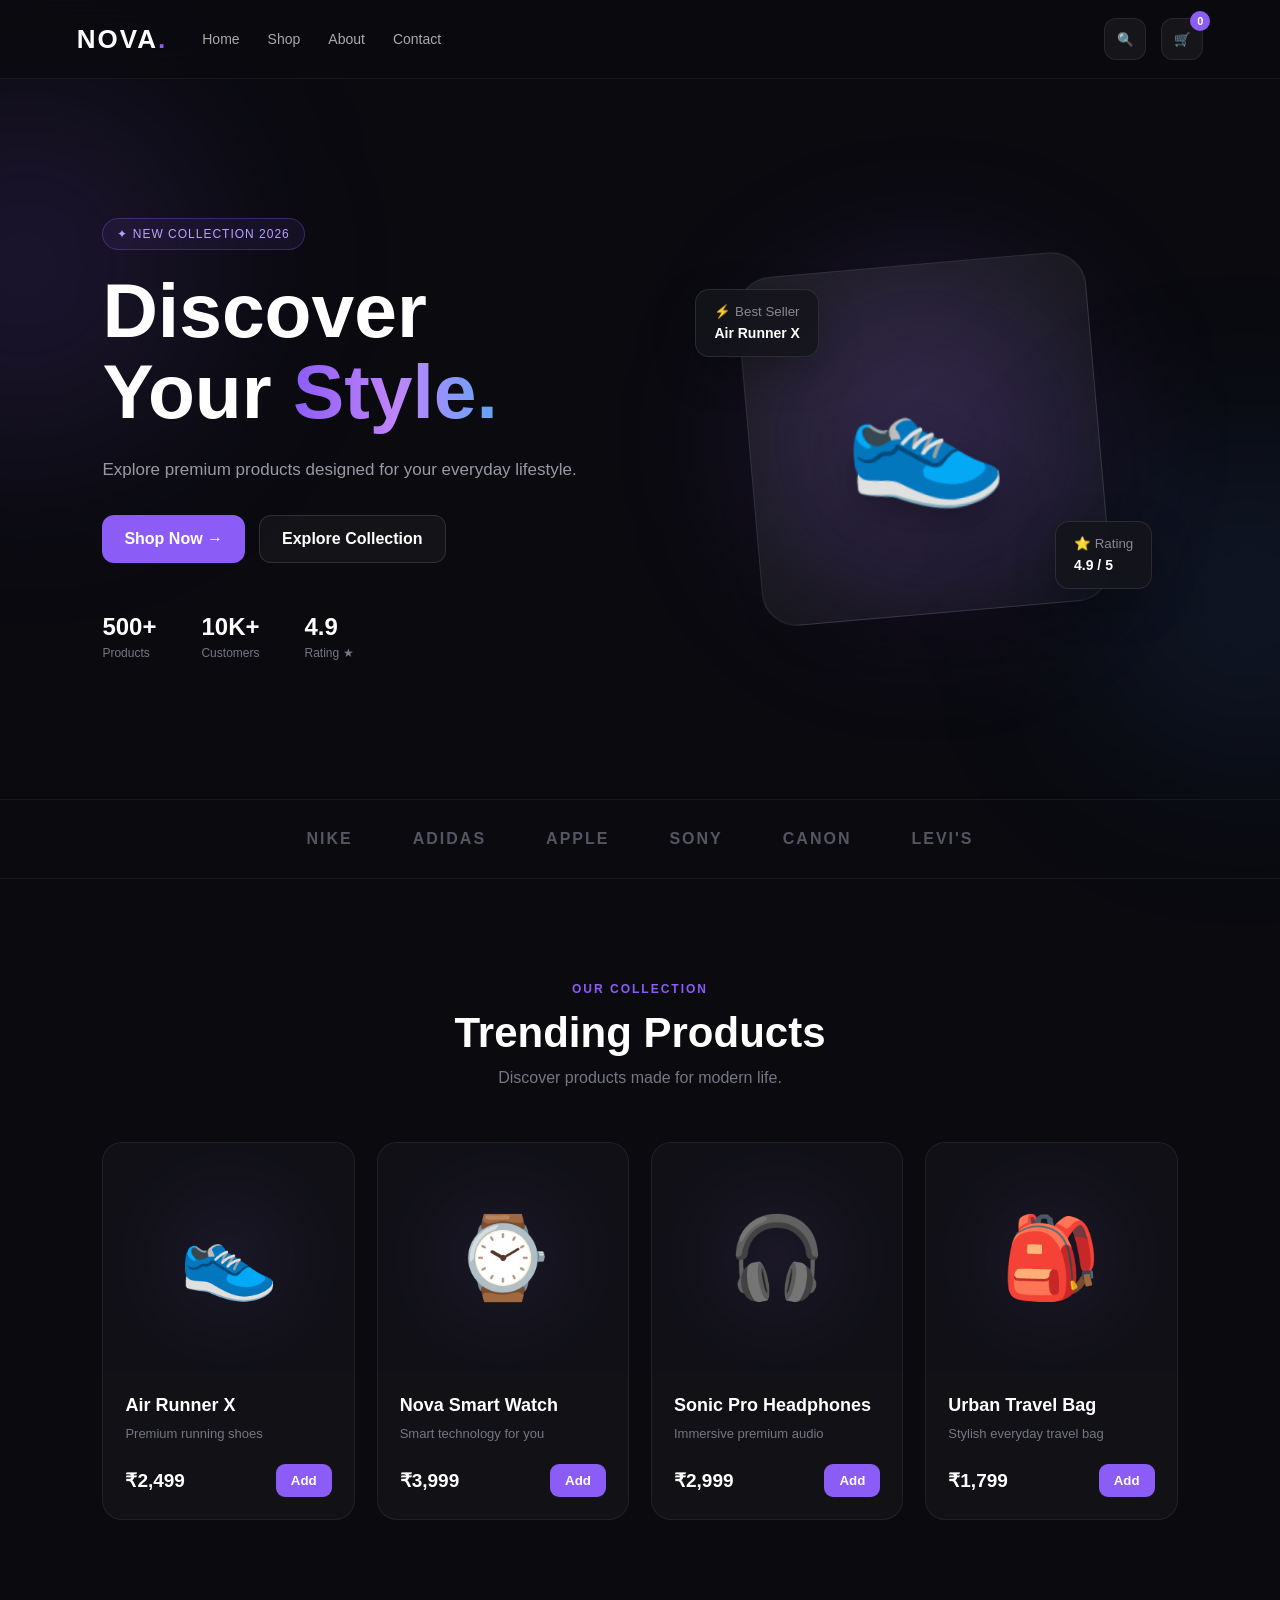
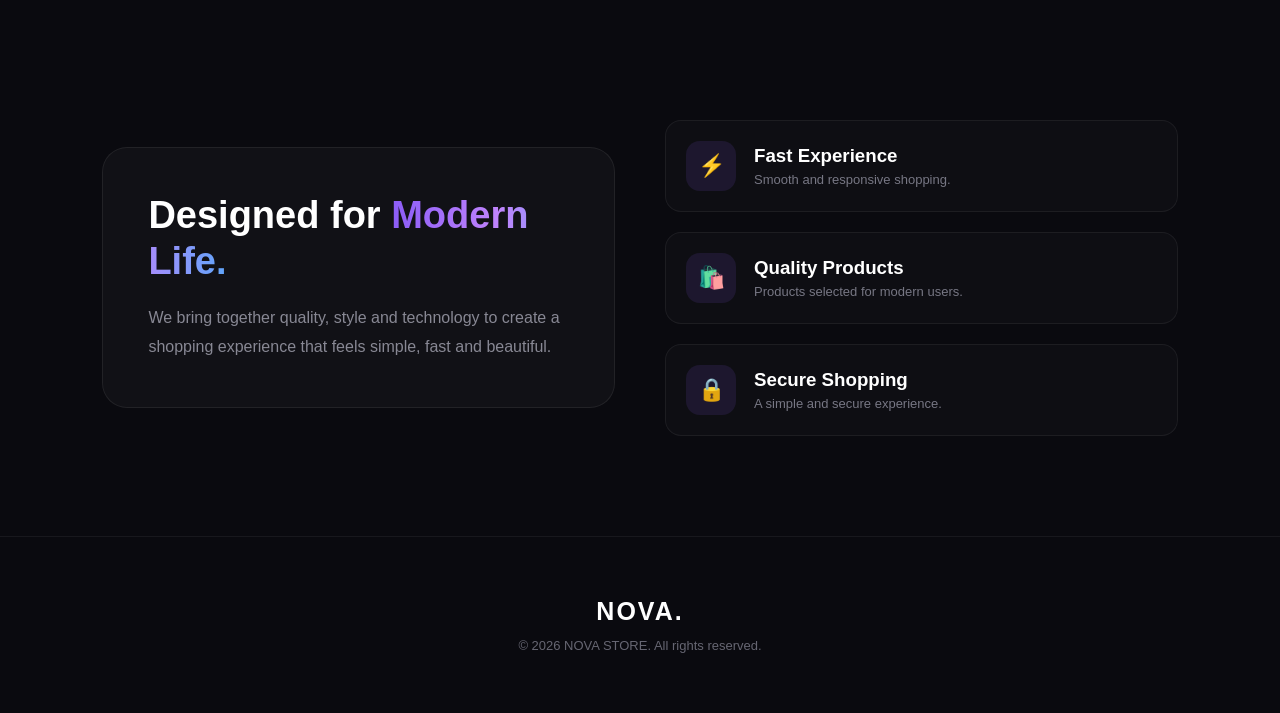
<file: index.html>
<!DOCTYPE html>
<html lang="en">

<head>
    <meta charset="UTF-8">
    <meta name="viewport" content="width=device-width, initial-scale=1.0">

    <title>NOVA — Modern E-Commerce</title>

    <link rel="stylesheet" href="style.css">
</head>

<body>

    <!-- BACKGROUND -->
    <div class="bg-circle circle-one"></div>
    <div class="bg-circle circle-two"></div>


    <!-- NAVBAR -->
    <header class="navbar">

        <a href="index.html" class="logo">
            NOVA<span>.</span>
        </a>

        <ul class="nav-links">
            <li>
                <a href="#home">Home</a>
            </li>

            <li>
                <a href="#shop">Shop</a>
            </li>

            <li>
                <a href="#about">About</a>
            </li>

            <li>
                <a href="#contact">Contact</a>
            </li>
        </ul>


        <div class="nav-actions">

            <!-- SEARCH -->
            <div class="search-box">

                <input
                    type="text"
                    id="searchInput"
                    placeholder="Search products..."
                >

                <button
                    class="icon-btn"
                    type="button"
                    onclick="document.getElementById('searchInput').focus()">
                    🔍
                </button>

            </div>


            <!-- CART -->
            <div class="cart-wrapper">

                <button
                    class="icon-btn"
                    type="button"
                    onclick="window.location.href='cart.html'">
                    🛒
                </button>

                <span class="cart-count">
                    0
                </span>

            </div>

        </div>

    </header>


    <!-- MAIN -->
    <main id="home">


        <!-- HERO -->
        <section class="hero">

            <div class="hero-content">

                <span class="hero-tag">
                    ✦ NEW COLLECTION 2026
                </span>

                <h1>
                    Discover Your
                    <span class="gradient-text">
                        Style.
                    </span>
                </h1>

                <p>
                    Explore premium products designed
                    for your everyday lifestyle.
                </p>


                <div class="hero-buttons">

                    <a
                        href="#shop"
                        class="primary-btn">
                        Shop Now →
                    </a>

                    <a
                        href="#shop"
                        class="secondary-btn">
                        Explore Collection
                    </a>

                </div>


                <div class="hero-stats">

                    <div class="stat">

                        <h3>500+</h3>

                        <p>
                            Products
                        </p>

                    </div>


                    <div class="stat">

                        <h3>10K+</h3>

                        <p>
                            Customers
                        </p>

                    </div>


                    <div class="stat">

                        <h3>4.9</h3>

                        <p>
                            Rating ★
                        </p>

                    </div>

                </div>

            </div>


            <!-- HERO PRODUCT -->
            <div class="hero-product">

                <div class="product-glow"></div>

                <div class="product-card-large">

                    <div class="product-emoji">
                        👟
                    </div>

                </div>


                <div class="floating-card float-one">

                    <small>
                        ⚡ Best Seller
                    </small>

                    <strong>
                        Air Runner X
                    </strong>

                </div>


                <div class="floating-card float-two">

                    <small>
                        ⭐ Rating
                    </small>

                    <strong>
                        4.9 / 5
                    </strong>

                </div>

            </div>

        </section>


        <!-- BRANDS -->
        <section class="brand-strip">

            <span>NIKE</span>
            <span>ADIDAS</span>
            <span>APPLE</span>
            <span>SONY</span>
            <span>CANON</span>
            <span>LEVI'S</span>

        </section>


        <!-- PRODUCTS -->
        <section
            id="shop"
            class="section">

            <div class="section-heading">

                <span>
                    OUR COLLECTION
                </span>

                <h2>
                    Trending Products
                </h2>

                <p>
                    Discover products made for modern life.
                </p>

            </div>


            <div class="product-grid">


                <!-- PRODUCT 1 -->

                <div class="product-card">

                    <div class="product-image">

                        <span>
                            👟
                        </span>

                    </div>

                    <div class="product-info">

                        <h3>
                            <a href="product.html">Air Runner X</a>

                        </h3>

                        <p>
                            Premium running shoes
                        </p>


                        <div class="product-bottom">

                            <span class="price">
                                ₹2,499
                            </span>

                            <button
                                class="add-btn"
                                onclick="addToCart('Air Runner X', 2499)">

                                Add

                            </button>

                        </div>

                    </div>

                </div>


                <!-- PRODUCT 2 -->

                <div class="product-card">

                    <div class="product-image">

                        <span>
                            ⌚
                        </span>

                    </div>

                    <div class="product-info">

                        <h3>
                                <a href="product.html?product=watch">Nova Smart Watch</a>

                        </h3>

                        <p>
                            Smart technology for you
                        </p>


                        <div class="product-bottom">

                            <span class="price">
                                ₹3,999
                            </span>

                            <button
                                class="add-btn"
                                onclick="addToCart('Nova Smart Watch', 3999)">

                                Add

                            </button>

                        </div>

                    </div>

                </div>


                <!-- PRODUCT 3 -->

                <div class="product-card">

                    <div class="product-image">

                        <span>
                            🎧
                        </span>

                    </div>

                    <div class="product-info">

                        <h3>
                             <a href="product.html?product=headphones">Sonic Pro Headphones</a>
                        </h3>

                        <p>
                            Immersive premium audio
                        </p>


                        <div class="product-bottom">

                            <span class="price">
                                ₹2,999
                            </span>

                            <button
                                class="add-btn"
                                onclick="addToCart('Sonic Pro Headphones', 2999)">

                                Add

                            </button>

                        </div>

                    </div>

                </div>


                <!-- PRODUCT 4 -->

                <div class="product-card">

                    <div class="product-image">

                        <span>
                            🎒
                        </span>

                    </div>

                    <div class="product-info">

                        <h3>
                                <a href="product.html?product=bag">Urban Travel Bag</a>

                        </h3>

                        <p>
                            Stylish everyday travel bag
                        </p>


                        <div class="product-bottom">

                            <span class="price">
                                ₹1,799
                            </span>

                            <button
                                class="add-btn"
                                onclick="addToCart('Urban Travel Bag', 1799)">

                                Add

                            </button>

                        </div>

                    </div>

                </div>


            </div>

        </section>


        <!-- ABOUT -->
        <section
            id="about"
            class="section">

            <div class="about">

                <div class="about-box">

                    <h2>
                        Designed for
                        <span class="gradient-text">
                            Modern Life.
                        </span>
                    </h2>

                    <p>
                        We bring together quality, style
                        and technology to create a shopping
                        experience that feels simple,
                        fast and beautiful.
                    </p>

                </div>


                <div class="about-features">

                    <div class="feature">

                        <div class="feature-icon">
                            ⚡
                        </div>

                        <div>

                            <h3>
                                Fast Experience
                            </h3>

                            <p>
                                Smooth and responsive shopping.
                            </p>

                        </div>

                    </div>


                    <div class="feature">

                        <div class="feature-icon">
                            🛍️
                        </div>

                        <div>

                            <h3>
                                Quality Products
                            </h3>

                            <p>
                                Products selected for modern users.
                            </p>

                        </div>

                    </div>


                    <div class="feature">

                        <div class="feature-icon">
                            🔒
                        </div>

                        <div>

                            <h3>
                                Secure Shopping
                            </h3>

                            <p>
                                A simple and secure experience.
                            </p>

                        </div>

                    </div>

                </div>

            </div>

        </section>


        <!-- FOOTER -->
        <footer id="contact">

            <div class="footer-logo">
                NOVA.
            </div>

            <p>
                © 2026 NOVA STORE. All rights reserved.
            </p>

        </footer>

    </main>


    <!-- JAVASCRIPT -->
    <script src="script.js"></script>


    <!-- SEARCH SCRIPT -->
    <script>

        const searchInput =
            document.getElementById("searchInput");


        searchInput.addEventListener(
            "input",
            function () {

                const searchText =
                    this.value
                        .toLowerCase()
                        .trim();


                const products =
                    document.querySelectorAll(
                        ".product-card"
                    );


                products.forEach(
                    function (product) {

                        const productName =
                            product
                                .querySelector("h3")
                                .textContent
                                .toLowerCase();


                        if (
                            productName.includes(
                                searchText
                            )
                        ) {

                            product.style.display =
                                "";

                        } else {

                            product.style.display =
                                "none";

                        }

                    }
                );

            }
        );

    </script>

</body>

</html>
</file>
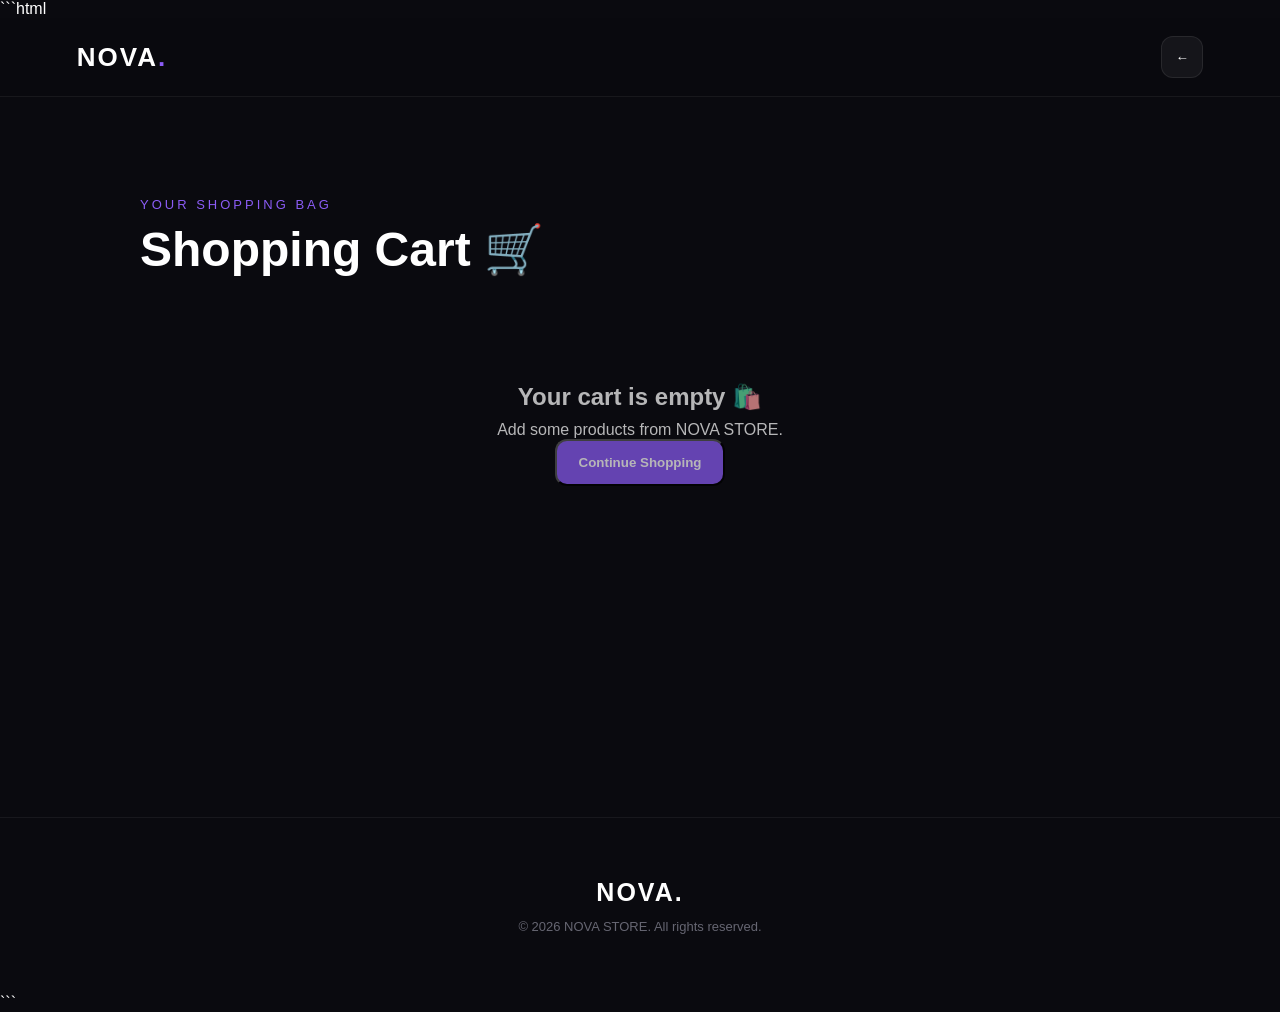
<file: cart.html>
```html
<!DOCTYPE html>
<html lang="en">

<head>
    <meta charset="UTF-8">
    <meta name="viewport" content="width=device-width, initial-scale=1.0">

    <title>NOVA STORE | Cart</title>

    <link rel="stylesheet" href="style.css">

    <style>
        .cart-page {
            min-height: 80vh;
            padding: 100px 7%;
        }

        .cart-container {
            max-width: 1000px;
            margin: auto;
        }

        .cart-title {
            margin-bottom: 35px;
        }

        .cart-title span {
            color: #8b5cf6;
            font-size: 13px;
            letter-spacing: 3px;
            text-transform: uppercase;
        }

        .cart-title h1 {
            font-size: 48px;
            margin-top: 10px;
        }

        .cart-item {
            display: grid;
            grid-template-columns: 1fr auto auto auto;
            align-items: center;
            gap: 25px;
            padding: 22px;
            margin-bottom: 15px;
            border-radius: 18px;
            background: rgba(255,255,255,0.04);
            border: 1px solid rgba(255,255,255,0.08);
        }

        .cart-item-info h3 {
            margin-bottom: 7px;
        }

        .cart-item-info p {
            opacity: 0.6;
            font-size: 14px;
        }

        .quantity {
            display: flex;
            align-items: center;
            gap: 12px;
        }

        .quantity button {
            width: 34px;
            height: 34px;
            border: none;
            border-radius: 9px;
            background: #8b5cf6;
            color: white;
            font-size: 18px;
            cursor: pointer;
        }

        .quantity span {
            min-width: 25px;
            text-align: center;
        }

        .item-total {
            font-weight: 700;
        }

        .remove-btn {
            border: none;
            background: transparent;
            color: #ef4444;
            cursor: pointer;
        }

        .cart-summary {
            margin-top: 30px;
            padding: 28px;
            border-radius: 20px;
            background: rgba(255,255,255,0.04);
            border: 1px solid rgba(255,255,255,0.08);
        }

        .total-row {
            display: flex;
            justify-content: space-between;
            font-size: 24px;
            font-weight: 800;
            margin-bottom: 22px;
        }

        .empty-cart {
            text-align: center;
            padding: 70px 20px;
            opacity: 0.7;
        }

        .empty-cart h2 {
            margin-bottom: 10px;
        }

        .checkout-btn {
            width: 100%;
        }

        @media (max-width: 700px) {

            .cart-page {
                padding: 60px 20px;
            }

            .cart-title h1 {
                font-size: 36px;
            }

            .cart-item {
                grid-template-columns: 1fr;
                gap: 15px;
            }

            .total-row {
                font-size: 20px;
            }
        }
    </style>
</head>


<body>

    <!-- NAVBAR -->

    <nav class="navbar">

        <a href="index.html" class="logo">
            NOVA<span>.</span>
        </a>

        <div class="nav-actions">

            <button
                class="icon-btn"
                type="button"
                onclick="window.location.href='index.html'">

                ←

            </button>

        </div>

    </nav>


    <!-- CART -->

    <main class="cart-page">

        <div class="cart-container">

            <div class="cart-title">

                <span>
                    Your Shopping Bag
                </span>

                <h1>
                    Shopping Cart 🛒
                </h1>

            </div>


            <div id="cartItems"></div>


            <div
                id="cartSummary"
                class="cart-summary"
                style="display:none;">

                <div class="total-row">

                    <span>
                        Total
                    </span>

                    <span id="cartTotal">
                        ₹0
                    </span>

                </div>


                <button
                    class="primary-btn checkout-btn"
                    type="button"
                    onclick="checkout()">

                    Proceed to Checkout →

                </button>

            </div>

        </div>

    </main>


    <!-- FOOTER -->

    <footer>

        <div class="footer-logo">
            NOVA.
        </div>

        <p>
            © 2026 NOVA STORE. All rights reserved.
        </p>

    </footer>


    <!-- CART JAVASCRIPT -->

    <script>

        function displayCart() {

            const cart =
                JSON.parse(
                    localStorage.getItem("novaCart")
                ) || [];


            const cartItems =
                document.getElementById("cartItems");

            const cartSummary =
                document.getElementById("cartSummary");

            const cartTotal =
                document.getElementById("cartTotal");


            /* EMPTY CART */

            if (cart.length === 0) {

                cartItems.innerHTML = `

                    <div class="empty-cart">

                        <h2>
                            Your cart is empty 🛍️
                        </h2>

                        <p>
                            Add some products from NOVA STORE.
                        </p>

                        <button
                            class="primary-btn"
                            onclick="window.location.href='index.html'">

                            Continue Shopping

                        </button>

                    </div>

                `;

                cartSummary.style.display = "none";

                return;
            }


            /* CART HAS PRODUCTS */

            cartSummary.style.display = "block";


            let total = 0;


            cartItems.innerHTML = "";


            cart.forEach(function(product, index) {

                const price =
                    Number(product.price);

                const quantity =
                    Number(product.quantity);


                const itemTotal =
                    price * quantity;


                total += itemTotal;


                cartItems.innerHTML += `

                    <div class="cart-item">

                        <div class="cart-item-info">

                            <h3>
                                ${product.name}
                            </h3>

                            <p>
                                ₹${price.toLocaleString("en-IN")}
                                each
                            </p>

                        </div>


                        <div class="quantity">

                            <button
                                onclick="changeQuantity(${index}, -1)">

                                −

                            </button>

                            <span>
                                ${quantity}
                            </span>

                            <button
                                onclick="changeQuantity(${index}, 1)">

                                +

                            </button>

                        </div>


                        <div class="item-total">

                            ₹${itemTotal.toLocaleString("en-IN")}

                        </div>


                        <button
                            class="remove-btn"
                            onclick="removeItem(${index})">

                            Remove

                        </button>

                    </div>

                `;

            });


            cartTotal.textContent =
                "₹" +
                total.toLocaleString("en-IN");

        }


        /* CHANGE QUANTITY */

        function changeQuantity(index, amount) {

            const cart =
                JSON.parse(
                    localStorage.getItem("novaCart")
                ) || [];


            if (!cart[index]) return;


            cart[index].quantity =
                Number(cart[index].quantity) + amount;


            if (cart[index].quantity <= 0) {

                cart.splice(index, 1);

            }


            localStorage.setItem(
                "novaCart",
                JSON.stringify(cart)
            );


            displayCart();

        }


        /* REMOVE ITEM */

        function removeItem(index) {

            const cart =
                JSON.parse(
                    localStorage.getItem("novaCart")
                ) || [];


            cart.splice(index, 1);


            localStorage.setItem(
                "novaCart",
                JSON.stringify(cart)
            );


            displayCart();

        }


        /* CHECKOUT */

        function checkout() {

            alert(
                "Checkout feature coming soon 🚀"
            );

        }


        /* LOAD CART */

        displayCart();

    </script>

</body>

</html>
```
</file>
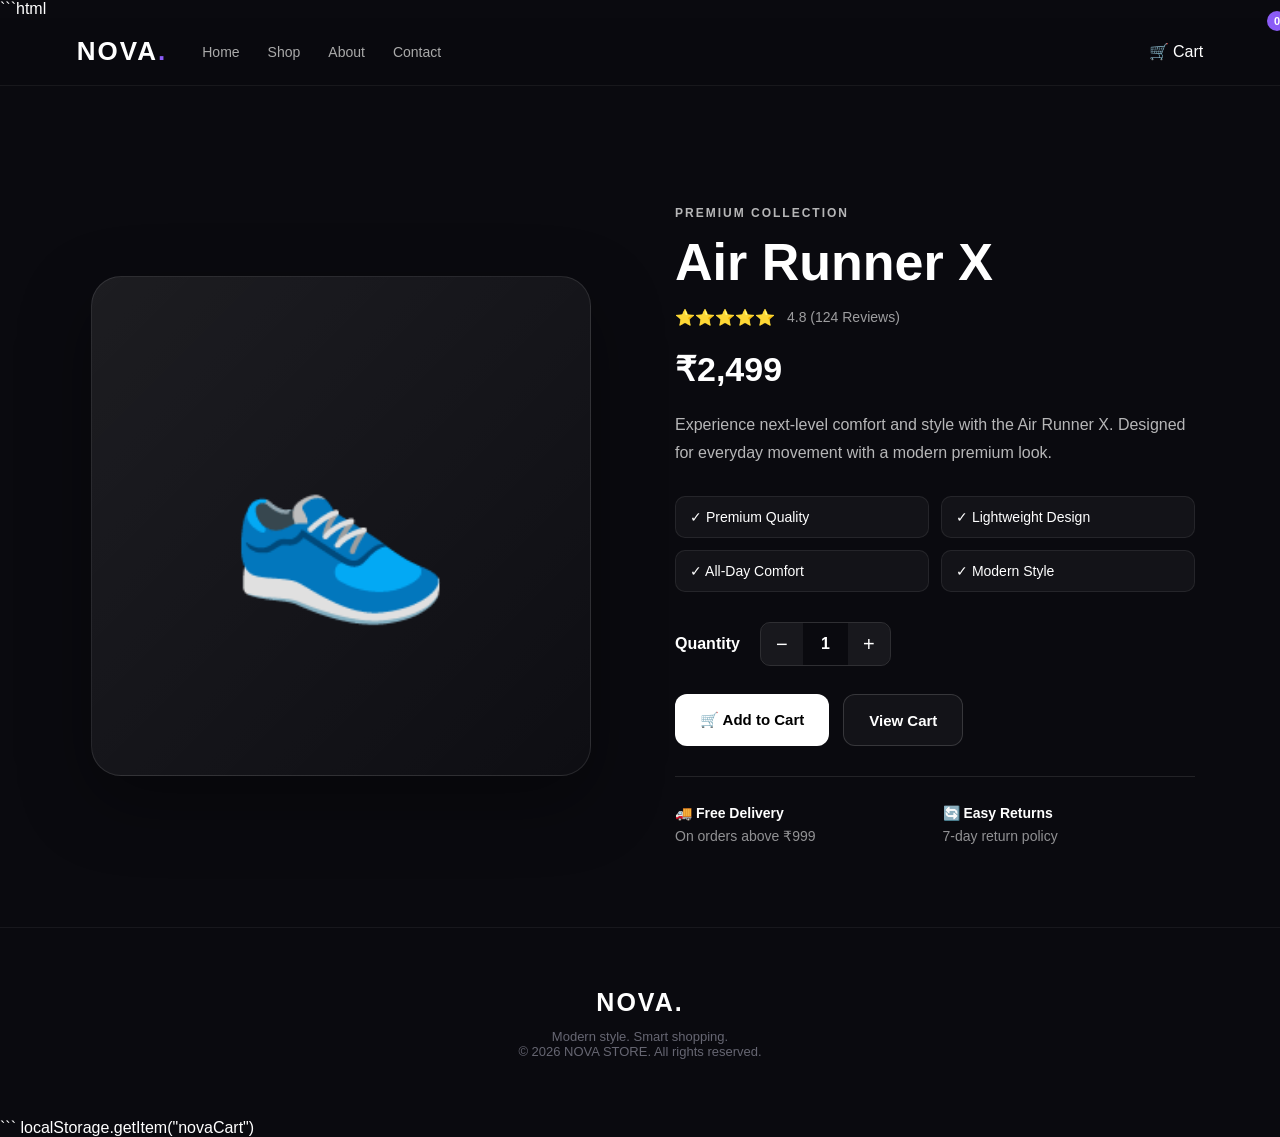
<file: product.html>
```html
<!DOCTYPE html>
<html lang="en">

<head>
    <meta charset="UTF-8">
    <meta name="viewport" content="width=device-width, initial-scale=1.0">

    <title>NOVA STORE | Product Details</title>

    <link rel="stylesheet" href="style.css">
</head>

<body>

    <!-- NAVBAR -->

    <header class="navbar">

        <div class="logo">
            NOVA<span>.</span>
        </div>

        <nav class="nav-links">
            <a href="index.html">Home</a>
            <a href="index.html#shop">Shop</a>
            <a href="index.html#about">About</a>
            <a href="index.html#contact">Contact</a>
        </nav>

        <div class="nav-actions">

            <a href="cart.html" class="cart-btn">
                🛒 Cart
                <span class="cart-count">0</span>
            </a>

        </div>

    </header>


    <!-- PRODUCT DETAILS -->

    <main class="product-details-page">

        <div class="product-details-container">

            <!-- IMAGE -->

            <div class="product-details-image">

                <div class="product-big-image" id="productImage">
                    👟
                </div>

            </div>


            <!-- INFORMATION -->

            <div class="product-details-info">

                <span class="product-category">
                    PREMIUM COLLECTION
                </span>

                <h1 id="productTitle">
                    Air Runner X
                </h1>

                <div class="product-rating">
                    ⭐⭐⭐⭐⭐
                    <span>4.8 (124 Reviews)</span>
                </div>

                <div class="product-price" id="productPrice">
                    ₹2,499
                </div>

                <p class="product-description" id="productDescription">
                    Experience next-level comfort and style with the Air Runner X.
                </p>


                <!-- FEATURES -->

                <div class="product-features">

                    <div>
                        ✓ Premium Quality
                    </div>

                    <div>
                        ✓ Lightweight Design
                    </div>

                    <div>
                        ✓ All-Day Comfort
                    </div>

                    <div>
                        ✓ Modern Style
                    </div>

                </div>


                <!-- QUANTITY -->

                <div class="quantity-section">

                    <span>Quantity</span>

                    <div class="quantity-control">

                        <button onclick="changeProductQuantity(-1)">
                            −
                        </button>

                        <span id="productQuantity">
                            1
                        </span>

                        <button onclick="changeProductQuantity(1)">
                            +
                        </button>

                    </div>

                </div>


                <!-- BUTTONS -->

                <div class="product-actions">

                    <button
                        class="add-product-btn"
                        onclick="addProductToCart()">

                        🛒 Add to Cart

                    </button>

                    <a
                        href="cart.html"
                        class="buy-product-btn">

                        View Cart

                    </a>

                </div>


                <!-- DELIVERY -->

                <div class="delivery-info">

                    <div>

                        🚚 <strong>Free Delivery</strong>

                        <br>

                        <span>
                            On orders above ₹999
                        </span>

                    </div>

                    <div>

                        🔄 <strong>Easy Returns</strong>

                        <br>

                        <span>
                            7-day return policy
                        </span>

                    </div>

                </div>

            </div>

        </div>

    </main>


    <!-- FOOTER -->

    <footer class="footer">

        <div class="footer-logo">
            NOVA<span>.</span>
        </div>

        <p>
            Modern style. Smart shopping.
        </p>

        <p>
            © 2026 NOVA STORE. All rights reserved.
        </p>

    </footer>


    <!-- MAIN JAVASCRIPT -->

    <script src="script.js"></script>


    <!-- PRODUCT JAVASCRIPT -->

    <script>

        let productQuantity = 1;


        const products = {

            shoe: {

                name: "Air Runner X",

                price: 2499,

                emoji: "👟",

                description:
                    "Experience next-level comfort and style with the Air Runner X. Designed for everyday movement with a modern premium look."

            },


            watch: {

                name: "Nova Smart Watch",

                price: 3999,

                emoji: "⌚",

                description:
                    "Stay connected and track your everyday activities with the Nova Smart Watch, designed for a modern lifestyle."

            },


            headphones: {

                name: "Sonic Pro Headphones",

                price: 2999,

                emoji: "🎧",

                description:
                    "Enjoy immersive sound and comfortable listening with the Sonic Pro Headphones. Perfect for music and everyday use."

            },


            bag: {

                name: "Urban Travel Bag",

                price: 1799,

                emoji: "🎒",

                description:
                    "A stylish and practical travel companion with enough space for your everyday essentials."

            }

        };


        const params =
            new URLSearchParams(
                window.location.search
            );


        const productKey =
            params.get("product") || "shoe";


        const product =
            products[productKey] || products.shoe;


        document.getElementById(
            "productTitle"
        ).textContent =
            product.name;


        document.getElementById(
            "productPrice"
        ).textContent =
            "₹" +
            product.price.toLocaleString("en-IN");


        document.getElementById(
            "productDescription"
        ).textContent =
            product.description;


        document.getElementById(
            "productImage"
        ).textContent =
            product.emoji;


        function changeProductQuantity(amount) {

            productQuantity += amount;


            if (productQuantity < 1) {

                productQuantity = 1;

            }


            document.getElementById(
                "productQuantity"
            ).textContent =
                productQuantity;

        }


        function addProductToCart() {

            for (
                let i = 0;
                i < productQuantity;
                i++
            ) {

                addToCart(
                    product.name,
                    product.price
                );

            }

        }

    </script>

</body>

</html>
```
localStorage.getItem("novaCart")
</file>
<file: style.css>
* {
    margin: 0;
    padding: 0;
    box-sizing: border-box;
}

html {
    scroll-behavior: smooth;
}

body {
    font-family: Arial, sans-serif;
    background: #0a0a0f;
    color: #ffffff;
    overflow-x: hidden;
}

a {
    text-decoration: none;
    color: inherit;
}

button,
input {
    font-family: inherit;
}


/* =================================
   BACKGROUND
================================= */

.bg-circle {
    position: fixed;
    border-radius: 50%;
    filter: blur(100px);
    pointer-events: none;
    z-index: -1;
}

.circle-one {
    width: 350px;
    height: 350px;
    background: rgba(139, 92, 246, 0.15);
    top: 10%;
    left: -150px;
}

.circle-two {
    width: 300px;
    height: 300px;
    background: rgba(59, 130, 246, 0.12);
    right: -120px;
    top: 50%;
}


/* =================================
   NAVBAR
================================= */

.navbar {
    position: sticky;
    top: 0;
    z-index: 1000;

    display: flex;
    align-items: center;
    gap: 35px;

    padding: 18px 6%;

    background: rgba(10, 10, 15, 0.82);
    backdrop-filter: blur(20px);

    border-bottom: 1px solid rgba(255,255,255,0.06);
}

.logo {
    font-size: 26px;
    font-weight: 800;
    letter-spacing: 2px;
    transition: 0.3s;
}

.logo span {
    color: #8b5cf6;
    transition: 0.3s;
}

.logo:hover {
    transform: scale(1.05);
}

.logo:hover span {
    display: inline-block;
    transform: rotate(15deg);
}

.nav-links {
    display: flex;
    align-items: center;
    gap: 28px;

    list-style: none;
}

.nav-links a {
    position: relative;

    color: #aaa;
    font-size: 14px;

    transition: 0.3s;
}

.nav-links a:hover {
    color: #ffffff;
}

.nav-links a::after {
    content: "";

    position: absolute;
    left: 0;
    bottom: -7px;

    width: 0;
    height: 2px;

    background: #8b5cf6;

    transition: 0.3s;
}

.nav-links a:hover::after {
    width: 100%;
}

.nav-actions {
    margin-left: auto;

    display: flex;
    align-items: center;
    gap: 15px;
}


/* =================================
   SEARCH
================================= */

.search-box {
    display: flex;
    align-items: center;
    gap: 8px;
}

.search-box input {
    width: 0;
    opacity: 0;

    padding: 10px 0;

    border: 1px solid rgba(255,255,255,0.1);
    border-radius: 10px;

    outline: none;

    background: rgba(255,255,255,0.05);
    color: white;

    transition: 0.3s;
}

.search-box input:focus,
.search-box:hover input {
    width: 180px;
    opacity: 1;
    padding: 10px 14px;
}

.search-box input:focus {
    border-color: #8b5cf6;
    box-shadow: 0 0 20px rgba(139,92,246,0.15);
}

.search-box input::placeholder {
    color: #777784;
}


/* =================================
   ICON BUTTON
================================= */

.icon-btn {
    width: 42px;
    height: 42px;

    border: 1px solid rgba(255,255,255,0.08);
    border-radius: 12px;

    background: rgba(255,255,255,0.05);

    color: white;
    cursor: pointer;

    transition: 0.3s;
}

.icon-btn:hover {
    background: rgba(139,92,246,0.2);
    border-color: rgba(139,92,246,0.5);
    transform: translateY(-2px);
}


/* =================================
   CART
================================= */

.cart-wrapper {
    position: relative;
    transition: 0.3s;
}

.cart-wrapper:hover {
    transform: translateY(-3px);
}

.cart-count {
    position: absolute;

    top: -7px;
    right: -7px;

    min-width: 20px;
    height: 20px;

    display: flex;
    align-items: center;
    justify-content: center;

    padding: 0 5px;

    border-radius: 50%;

    background: #8b5cf6;
    color: white;

    font-size: 11px;
    font-weight: bold;
}


/* =================================
   HERO
================================= */

.hero {
    min-height: 720px;

    display: grid;
    grid-template-columns: 1fr 1fr;
    align-items: center;
    gap: 60px;

    padding: 90px 8%;
}

.hero-content {
    max-width: 600px;
}

.hero-tag {
    display: inline-block;

    margin-bottom: 20px;

    padding: 8px 14px;

    border: 1px solid rgba(139,92,246,0.3);
    border-radius: 30px;

    background: rgba(139,92,246,0.08);

    color: #b9a1ff;

    font-size: 12px;
    letter-spacing: 1px;
}

.hero h1 {
    font-size: clamp(48px, 6vw, 78px);
    line-height: 1.05;

    margin-bottom: 25px;
}

.gradient-text {
    background: linear-gradient(
        90deg,
        #8b5cf6,
        #c084fc,
        #60a5fa
    );

    -webkit-background-clip: text;
    background-clip: text;
    color: transparent;
}

.hero-content > p {
    max-width: 520px;

    color: #9999a6;

    font-size: 17px;
    line-height: 1.7;

    margin-bottom: 30px;
}

.hero-buttons {
    display: flex;
    gap: 14px;

    margin-bottom: 50px;
}

.primary-btn,
.secondary-btn {
    position: relative;
    overflow: hidden;

    display: inline-flex;
    align-items: center;
    justify-content: center;

    padding: 14px 22px;

    border-radius: 12px;

    font-weight: 600;

    transition: 0.3s;
}

.primary-btn {
    background: #8b5cf6;
    color: white;
}

.primary-btn:hover {
    transform: translateY(-3px);
    box-shadow: 0 12px 30px rgba(139,92,246,0.3);
}

.secondary-btn {
    border: 1px solid rgba(255,255,255,0.12);
    background: rgba(255,255,255,0.04);
    color: white;
}

.secondary-btn:hover {
    transform: translateY(-3px);
    border-color: #8b5cf6;
}


/* =================================
   BUTTON RIPPLE
================================= */

.primary-btn::before,
.secondary-btn::before,
.add-btn::before {
    content: "";

    position: absolute;

    width: 0;
    height: 0;

    left: 50%;
    top: 50%;

    transform: translate(-50%, -50%);

    border-radius: 50%;

    background: rgba(255,255,255,0.2);

    transition: width 0.5s, height 0.5s;
}

.primary-btn:hover::before,
.secondary-btn:hover::before,
.add-btn:hover::before {
    width: 300px;
    height: 300px;
}


/* =================================
   HERO STATS
================================= */

.hero-stats {
    display: flex;
    gap: 45px;
}

.stat h3 {
    font-size: 24px;
}

.stat p {
    margin-top: 5px;

    color: #777784;

    font-size: 12px;
}


/* =================================
   HERO PRODUCT
================================= */

.hero-product {
    position: relative;

    min-height: 500px;

    display: flex;
    align-items: center;
    justify-content: center;
}

.product-glow {
    position: absolute;

    width: 330px;
    height: 330px;

    border-radius: 50%;

    background: rgba(139,92,246,0.2);

    filter: blur(70px);
}

.product-card-large {
    position: relative;
    z-index: 2;

    width: 350px;
    height: 350px;

    display: flex;
    align-items: center;
    justify-content: center;

    border: 1px solid rgba(255,255,255,0.1);
    border-radius: 35px;

    background:
        linear-gradient(
            145deg,
            rgba(255,255,255,0.08),
            rgba(255,255,255,0.02)
        );

    box-shadow: 0 30px 80px rgba(0,0,0,0.35);

    transform: rotate(-5deg);

    transition: 0.5s;
}

.product-card-large:hover {
    transform: rotate(0deg) scale(1.04);
}

.product-emoji {
    font-size: 130px;

    filter: drop-shadow(
        0 20px 20px rgba(0,0,0,0.3)
    );
}


/* =================================
   FLOATING CARDS
================================= */

.floating-card {
    position: absolute;
    z-index: 3;

    padding: 14px 18px;

    border: 1px solid rgba(255,255,255,0.1);
    border-radius: 14px;

    background: rgba(20,20,28,0.85);
    backdrop-filter: blur(15px);

    box-shadow: 0 15px 40px rgba(0,0,0,0.25);
}

.floating-card small {
    display: block;

    color: #888894;

    margin-bottom: 5px;
}

.floating-card strong {
    font-size: 14px;
}

.float-one {
    top: 100px;
    left: 5%;
}

.float-two {
    right: 5%;
    bottom: 100px;
}


/* =================================
   BRAND STRIP
================================= */

.brand-strip {
    display: flex;
    align-items: center;
    justify-content: center;

    gap: 60px;

    padding: 30px 6%;

    border-top: 1px solid rgba(255,255,255,0.06);
    border-bottom: 1px solid rgba(255,255,255,0.06);

    color: #555563;

    font-weight: bold;
    letter-spacing: 2px;
}


/* =================================
   SECTION
================================= */

.section {
    padding: 100px 8%;
}

.section-heading {
    text-align: center;

    margin-bottom: 55px;
}

.section-heading > span {
    color: #8b5cf6;

    font-size: 12px;
    letter-spacing: 2px;
    font-weight: bold;
}

.section-heading h2 {
    margin: 12px 0;

    font-size: 42px;
}

.section-heading p {
    color: #777784;
}


/* =================================
   PRODUCT GRID
================================= */

.product-grid {
    display: grid;

    grid-template-columns:
        repeat(4, 1fr);

    gap: 22px;
}


/* =================================
   PRODUCT CARD
================================= */

.product-card {
    overflow: hidden;

    border: 1px solid rgba(255,255,255,0.07);
    border-radius: 20px;

    background: rgba(255,255,255,0.03);

    transition: 0.4s;

    animation: fadeUp 0.8s ease both;
}

.product-card:hover {
    transform: translateY(-8px);

    border-color: rgba(139,92,246,0.35);

    box-shadow:
        0 20px 50px rgba(0,0,0,0.25);
}


/* =================================
   PRODUCT IMAGE
================================= */

.product-image {
    height: 230px;

    display: flex;
    align-items: center;
    justify-content: center;

    background:
        radial-gradient(
            circle,
            rgba(139,92,246,0.08),
            #101016 70%
        );

    transition: 0.4s;
}

.product-card:hover .product-image {
    background:
        radial-gradient(
            circle,
            rgba(139,92,246,0.18),
            #101016 70%
        );
}

.product-image span {
    font-size: 80px;

    transition: 0.4s;
}

.product-card:hover .product-image span {
    transform: scale(1.1) rotate(-5deg);
}


/* =================================
   PRODUCT INFO
================================= */

.product-info {
    padding: 22px;
}

.product-info h3 {
    font-size: 18px;

    margin-bottom: 8px;
}

.product-info p {
    color: #777784;

    font-size: 13px;

    line-height: 1.5;

    margin-bottom: 20px;
}

.product-bottom {
    display: flex;
    align-items: center;
    justify-content: space-between;
}

.price {
    font-size: 19px;
    font-weight: bold;
}


/* =================================
   ADD BUTTON
================================= */

.add-btn {
    position: relative;
    overflow: hidden;

    padding: 9px 15px;

    border: 0;
    border-radius: 9px;

    background: #8b5cf6;

    color: white;

    cursor: pointer;

    font-weight: 600;

    transition: 0.3s;
}

.add-btn:hover {
    transform: translateY(-2px);

    box-shadow:
        0 8px 20px rgba(139,92,246,0.3);
}


/* =================================
   ABOUT
================================= */

.about {
    display: grid;

    grid-template-columns: 1fr 1fr;

    gap: 50px;

    align-items: center;
}

.about-box {
    padding: 45px;

    border: 1px solid rgba(255,255,255,0.07);
    border-radius: 25px;

    background: rgba(255,255,255,0.03);

    animation: fadeUp 0.8s ease both;
}

.about-box h2 {
    font-size: 38px;

    line-height: 1.2;

    margin-bottom: 20px;
}

.about-box p {
    color: #888894;

    line-height: 1.8;
}

.about-features {
    display: flex;
    flex-direction: column;

    gap: 20px;
}

.feature {
    display: flex;
    align-items: center;

    gap: 18px;

    padding: 20px;

    border: 1px solid rgba(255,255,255,0.06);
    border-radius: 16px;

    background: rgba(255,255,255,0.02);

    animation: fadeUp 0.8s ease both;
}

.feature-icon {
    width: 50px;
    height: 50px;

    flex-shrink: 0;

    display: flex;
    align-items: center;
    justify-content: center;

    border-radius: 14px;

    background: rgba(139,92,246,0.12);

    font-size: 22px;
}

.feature h3 {
    margin-bottom: 5px;
}

.feature p {
    color: #777784;

    font-size: 13px;
}


/* =================================
   FOOTER
================================= */

footer {
    padding: 60px 8%;

    border-top: 1px solid rgba(255,255,255,0.06);

    text-align: center;
}

.footer-logo {
    font-size: 25px;
    font-weight: 800;
    letter-spacing: 2px;

    margin-bottom: 12px;
}

footer p {
    color: #666672;

    font-size: 13px;
}


/* =================================
   PREMIUM TOAST
================================= */

.nova-toast {
    position: fixed;

    right: 25px;
    bottom: 25px;

    z-index: 9999;

    display: flex;
    align-items: center;

    gap: 12px;

    padding: 14px 20px;

    border: 1px solid rgba(139,92,246,0.4);
    border-radius: 14px;

    background: rgba(20,20,28,0.95);

    box-shadow:
        0 10px 35px rgba(0,0,0,0.35);

    opacity: 0;

    transform: translateY(30px);

    transition: 0.3s ease;
}

.nova-toast.show {
    opacity: 1;

    transform: translateY(0);
}

.nova-toast span {
    width: 28px;
    height: 28px;

    display: flex;
    align-items: center;
    justify-content: center;

    border-radius: 50%;

    background: #8b5cf6;

    color: white;

    font-weight: bold;
}

.nova-toast p {
    margin: 0;

    color: white;

    font-size: 14px;
}


/* =================================
   ANIMATION
================================= */

@keyframes fadeUp {

    from {
        opacity: 0;
        transform: translateY(35px);
    }

    to {
        opacity: 1;
        transform: translateY(0);
    }

}


/* =================================
   RESPONSIVE — TABLET
================================= */

@media (max-width: 1000px) {

    .navbar {
        padding: 18px 4%;
    }

    .hero {
        padding: 70px 5%;
        gap: 30px;
    }

    .product-grid {
        grid-template-columns:
            repeat(2, 1fr);
    }

    .section {
        padding: 80px 5%;
    }

    .brand-strip {
        gap: 30px;
    }

}


/* =================================
   RESPONSIVE — MOBILE
================================= */

@media (max-width: 700px) {

    .navbar {
        padding: 15px 18px;

        flex-wrap: wrap;

        gap: 15px;
    }

    .nav-links {
        order: 3;

        width: 100%;

        justify-content: center;

        gap: 18px;
    }

    .nav-links a {
        font-size: 13px;
    }

    .nav-actions {
        margin-left: auto;
    }


    /* HERO */

    .hero {
        grid-template-columns: 1fr;

        text-align: center;

        padding: 60px 20px;
    }

    .hero h1 {
        font-size: 42px;
    }

    .hero-content > p {
        font-size: 15px;
    }

    .hero-buttons {
        justify-content: center;

        flex-wrap: wrap;
    }

    .hero-stats {
        justify-content: center;

        gap: 25px;
    }


    /* HERO PRODUCT */

    .hero-product {
        margin-top: 20px;

        min-height: 330px;
    }

    .product-card-large {
        width: 240px;
        height: 240px;
    }

    .product-emoji {
        font-size: 90px;
    }


    /* BRANDS */

    .brand-strip {
        gap: 22px;

        padding: 25px 15px;

        flex-wrap: wrap;

        font-size: 11px;
    }


    /* SECTION */

    .section {
        padding: 60px 20px;
    }

    .section-heading h2 {
        font-size: 30px;
    }


    /* PRODUCTS */

    .product-grid {
        grid-template-columns: 1fr;
    }


    /* ABOUT */

    .about {
        grid-template-columns: 1fr;

        gap: 30px;
    }

    .about-box {
        padding: 30px 20px;
    }

    .about-box h2 {
        font-size: 30px;
    }


    /* SEARCH */

    .search-box input:focus,
    .search-box:hover input {
        width: 140px;
    }


    /* FLOATING CARDS */

    .float-one {
        left: 0;
    }

    .float-two {
        right: 0;
    }


    /* FOOTER */

    footer {
        padding: 40px 20px;
    }

}


/* =================================
   RESPONSIVE — SMALL PHONE
================================= */

@media (max-width: 400px) {

    .hero h1 {
        font-size: 34px;
    }

    .nav-links {
        gap: 12px;
    }

    .nav-links a {
        font-size: 12px;
    }

    .hero-buttons a {
        width: 100%;
    }

    .search-box input:focus,
    .search-box:hover input {
        width: 120px;
    }

    .floating-card {
        padding: 10px 12px;
    }

    .floating-card strong {
        font-size: 12px;
    }

}
/* =================================
   PRODUCT DETAILS PAGE
================================= */

.product-details-page {
    min-height: 80vh;
    padding: 120px 6% 80px;
}

.product-details-container {
    max-width: 1150px;
    margin: auto;
    display: grid;
    grid-template-columns: 1fr 1fr;
    gap: 70px;
    align-items: center;
}

/* Product Image */

.product-details-image {
    display: flex;
    justify-content: center;
    align-items: center;
}

.product-big-image {
    width: 100%;
    max-width: 500px;
    height: 500px;

    display: flex;
    justify-content: center;
    align-items: center;

    font-size: 180px;

    border-radius: 30px;

    background:
        linear-gradient(
            135deg,
            rgba(255,255,255,0.08),
            rgba(255,255,255,0.02)
        );

    border: 1px solid rgba(255,255,255,0.1);

    box-shadow:
        0 25px 70px rgba(0,0,0,0.35);

    transition: 0.4s ease;
}

.product-big-image:hover {
    transform: translateY(-8px) scale(1.02);
}


/* Product Information */

.product-details-info {
    max-width: 520px;
}

.product-category {
    display: inline-block;

    font-size: 12px;
    font-weight: 700;
    letter-spacing: 2px;

    margin-bottom: 15px;

    opacity: 0.7;
}

.product-details-info h1 {
    font-size: 52px;
    line-height: 1.05;
    margin-bottom: 18px;
}

.product-rating {
    display: flex;
    gap: 12px;
    align-items: center;

    margin-bottom: 22px;

    font-size: 16px;
}

.product-rating span {
    opacity: 0.6;
    font-size: 14px;
}

.product-price {
    font-size: 34px;
    font-weight: 800;

    margin-bottom: 22px;
}

.product-description {
    font-size: 16px;
    line-height: 1.8;

    opacity: 0.7;

    margin-bottom: 28px;
}


/* Features */

.product-features {
    display: grid;
    grid-template-columns: 1fr 1fr;
    gap: 12px;

    margin-bottom: 30px;

    font-size: 14px;
}

.product-features div {
    padding: 12px 14px;

    border-radius: 10px;

    background: rgba(255,255,255,0.04);

    border: 1px solid rgba(255,255,255,0.08);
}


/* Quantity */

.quantity-section {
    display: flex;
    align-items: center;
    gap: 20px;

    margin-bottom: 28px;

    font-weight: 600;
}

.quantity-control {
    display: flex;
    align-items: center;

    border: 1px solid rgba(255,255,255,0.15);

    border-radius: 10px;

    overflow: hidden;
}

.quantity-control button {
    width: 42px;
    height: 42px;

    border: none;

    background: rgba(255,255,255,0.06);

    color: inherit;

    font-size: 20px;

    cursor: pointer;
}

.quantity-control button:hover {
    background: rgba(255,255,255,0.12);
}

.quantity-control span {
    width: 45px;

    text-align: center;

    font-size: 16px;
}


/* Buttons */

.product-actions {
    display: flex;
    gap: 14px;

    margin-bottom: 30px;
}

.add-product-btn,
.buy-product-btn {
    min-height: 52px;

    padding: 0 25px;

    border-radius: 12px;

    display: flex;
    align-items: center;
    justify-content: center;

    font-size: 15px;
    font-weight: 700;

    cursor: pointer;

    text-decoration: none;

    transition: 0.3s ease;
}

.add-product-btn {
    border: none;

    background: white;
    color: black;
}

.add-product-btn:hover {
    transform: translateY(-3px);

    box-shadow:
        0 12px 30px rgba(255,255,255,0.15);
}

.buy-product-btn {
    border: 1px solid rgba(255,255,255,0.15);

    color: inherit;

    background: rgba(255,255,255,0.04);
}

.buy-product-btn:hover {
    background: rgba(255,255,255,0.1);

    transform: translateY(-3px);
}


/* Delivery */

.delivery-info {
    display: grid;
    grid-template-columns: 1fr 1fr;

    gap: 15px;

    padding-top: 25px;

    border-top: 1px solid rgba(255,255,255,0.1);

    font-size: 14px;
}

.delivery-info div {
    line-height: 1.6;
}

.delivery-info span {
    opacity: 0.55;
}


/* =================================
   MOBILE
================================= */

@media (max-width: 800px) {

    .product-details-page {
        padding: 100px 5% 60px;
    }

    .product-details-container {
        grid-template-columns: 1fr;

        gap: 45px;
    }

    .product-big-image {
        height: 350px;

        font-size: 120px;
    }

    .product-details-info h1 {
        font-size: 38px;
    }

    .product-features {
        grid-template-columns: 1fr;
    }

    .product-actions {
        flex-direction: column;
    }

    .add-product-btn,
    .buy-product-btn {
        width: 100%;
    }

    .delivery-info {
        grid-template-columns: 1fr;
    }
}
.product-card h3 a {
    color: inherit;
    text-decoration: none;
    transition: 0.3s ease;
}

.product-card h3 a:hover {
    opacity: 0.7;
}
</file>
